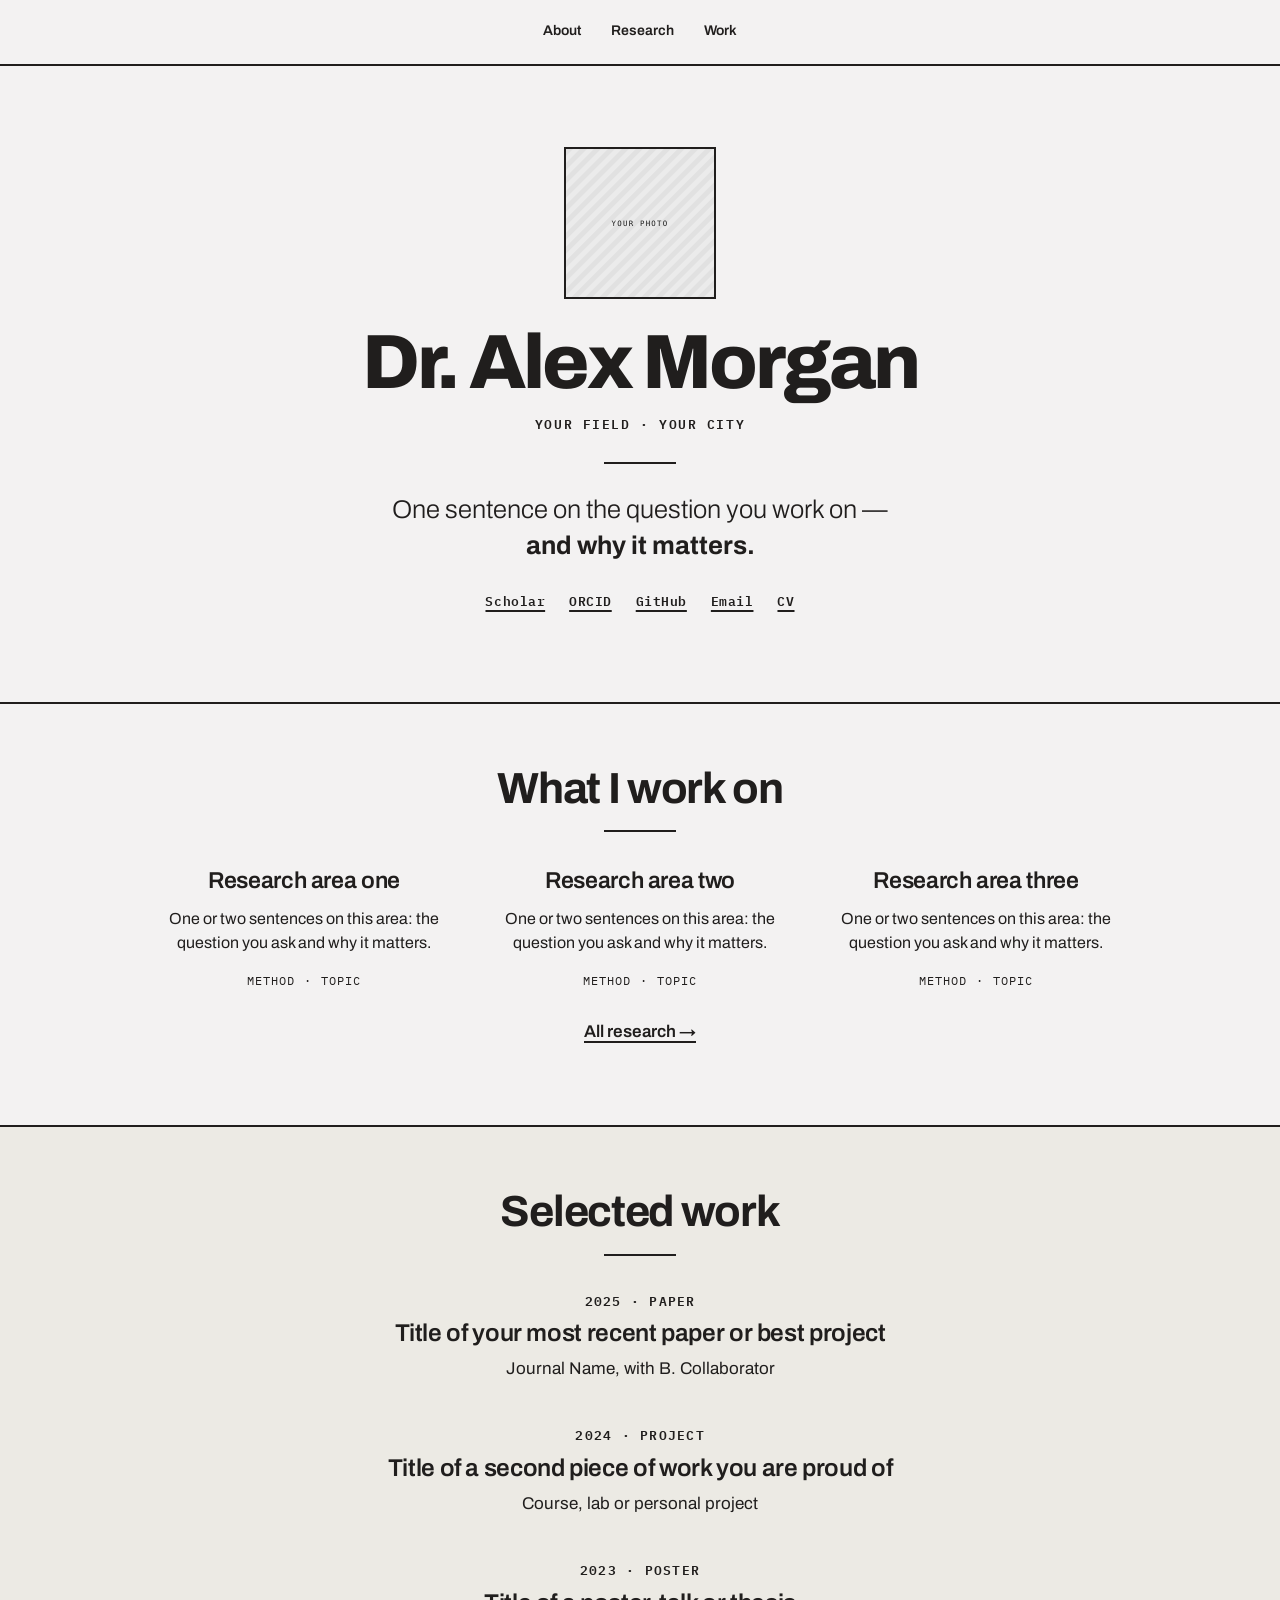
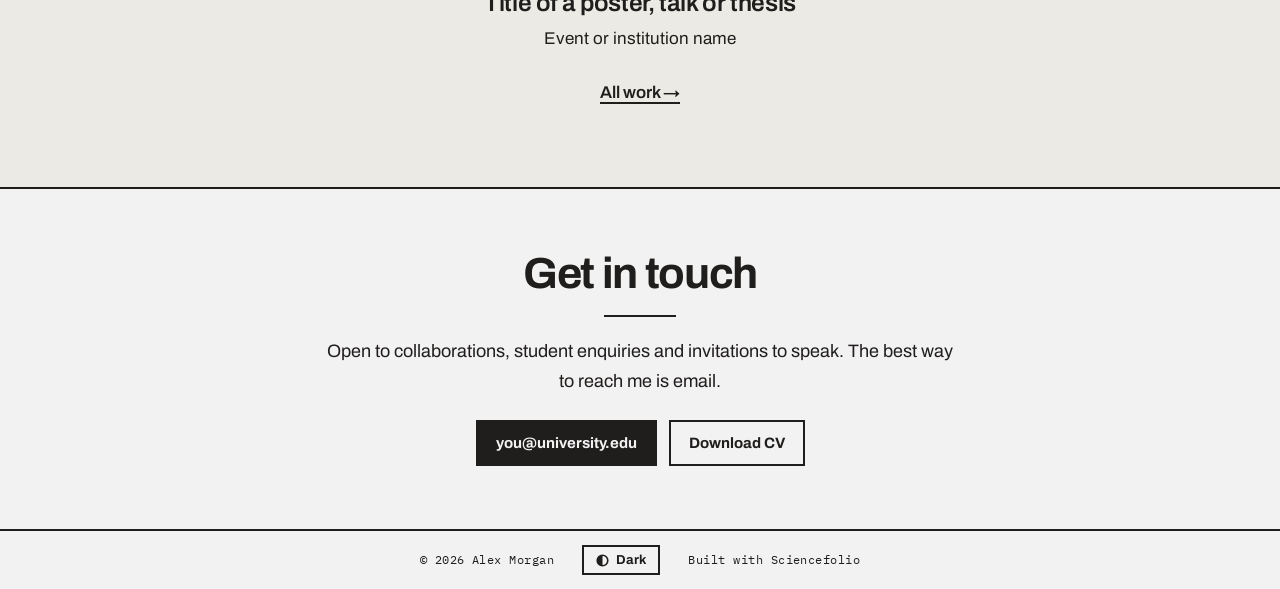
<file: index.html>
<!doctype html>
<!-- Type pack (grotesk or serif) is set once, in js/theme.js. -->
<html lang="en">
<head>
<meta charset="utf-8">
<meta name="viewport" content="width=device-width, initial-scale=1">
<title>Alex Morgan · Your field</title>
<meta name="description" content="Academic homepage of Alex Morgan — your field, your institution.">
<link rel="icon" href="images/favicon.svg" type="image/svg+xml">
<link rel="preconnect" href="https://fonts.googleapis.com">
<link rel="preconnect" href="https://fonts.gstatic.com" crossorigin>
<!-- Trim to the families your pack uses: grotesk = Archivo + IBM Plex Mono, serif = Fraunces + Archivo -->
<link rel="stylesheet" href="https://fonts.googleapis.com/css2?family=Archivo:wght@300;400;600;700;800&family=IBM+Plex+Mono:wght@400;600&family=Fraunces:ital,opsz,wght@0,9..144,300..700;1,9..144,300..700&display=swap">
<link rel="stylesheet" href="css/tokens.css">
<link rel="stylesheet" href="css/site.css">
<script src="js/theme.js"></script>
</head>
<body>

<nav class="nav" aria-label="Main">
  <a href="about.html">About</a>
  <a href="research.html">Research</a>
  <a href="work.html">Work</a>
</nav>

<main>
  <!-- ============ HERO — edit these six things ============ -->
  <header class="hero">
    <!-- 1. Photo: replace the file, or delete this <figure> for a type-only hero -->
    <figure class="portrait"><img src="images/portrait-placeholder.svg" alt="Portrait of Alex Morgan" width="300" height="300"></figure>
    <!-- 2. Name -->
    <h1>Dr. Alex Morgan</h1>
    <!-- 3. Field · place -->
    <p class="kicker">Your field · Your city</p>
    <hr class="short-rule">
    <!-- 4. One sentence. Wrap the part you want emphasised in <strong>. -->
    <p class="statement">One sentence on the question you work on — <strong>and why it matters.</strong></p>
    <!-- 5. Profile links -->
    <ul class="profile-links">
      <li><a href="https://scholar.google.com/">Scholar</a></li>
      <li><a href="https://orcid.org/">ORCID</a></li>
      <li><a href="https://github.com/">GitHub</a></li>
      <li><a href="mailto:you@university.edu">Email</a></li>
      <li><a href="files/cv.pdf">CV</a></li>
    </ul>
  </header>

  <!-- ============ WHAT I WORK ON ============ -->
  <section class="section" aria-labelledby="work-h">
    <div class="wrap">
      <div class="section-head">
        <h2 id="work-h">What I work on</h2>
        <hr class="short-rule">
      </div>
      <div class="cols3">
        <article class="col">
          <h3>Research area one</h3>
          <p>One or two sentences on this area: the question you ask and why it matters.</p>
          <div class="tags"><span class="tag">Method</span><span class="tag">Topic</span></div>
        </article>
        <article class="col">
          <h3>Research area two</h3>
          <p>One or two sentences on this area: the question you ask and why it matters.</p>
          <div class="tags"><span class="tag">Method</span><span class="tag">Topic</span></div>
        </article>
        <article class="col">
          <h3>Research area three</h3>
          <p>One or two sentences on this area: the question you ask and why it matters.</p>
          <div class="tags"><span class="tag">Method</span><span class="tag">Topic</span></div>
        </article>
      </div>
      <p class="more"><a href="research.html">All research →</a></p>
    </div>
  </section>

  <!-- ============ SELECTED WORK ============ -->
  <section class="section tint" aria-labelledby="sel-h">
    <div class="wrap">
      <div class="section-head">
        <h2 id="sel-h">Selected work</h2>
        <hr class="short-rule">
      </div>
      <div class="entries">
        <article class="entry">
          <p class="when">2025 · Paper</p>
          <h3><a href="work.html">Title of your most recent paper or best project</a></h3>
          <p>Journal Name, with B. Collaborator</p>
        </article>
        <article class="entry">
          <p class="when">2024 · Project</p>
          <h3><a href="work.html">Title of a second piece of work you are proud of</a></h3>
          <p>Course, lab or personal project</p>
        </article>
        <article class="entry">
          <p class="when">2023 · Poster</p>
          <h3><a href="work.html">Title of a poster, talk or thesis</a></h3>
          <p>Event or institution name</p>
        </article>
      </div>
      <p class="more"><a href="work.html">All work →</a></p>
    </div>
  </section>

  <!-- ============ CONTACT ============ -->
  <section class="section" id="contact" aria-labelledby="contact-h">
    <div class="wrap" style="text-align:center">
      <div class="section-head" style="margin-bottom:20px">
        <h2 id="contact-h">Get in touch</h2>
        <hr class="short-rule">
      </div>
      <p class="prose">Open to collaborations, student enquiries and invitations to speak. The best way to reach me is email.</p>
      <div class="btn-row">
        <a class="btn" href="mailto:you@university.edu">you@university.edu</a>
        <a class="btn btn-line" href="files/cv.pdf">Download CV</a>
      </div>
    </div>
  </section>
</main>

<footer class="foot">
  <a href="index.html">© 2026 Alex Morgan</a>
  <button type="button" class="toggle" data-theme-toggle aria-pressed="false"><svg viewBox="0 0 16 16" width="13" height="13" aria-hidden="true"><circle cx="8" cy="8" r="6.5" fill="none" stroke="currentColor" stroke-width="2"/><path d="M8 1.5a6.5 6.5 0 0 0 0 13z" fill="currentColor"/></svg><span data-theme-label>Dark</span></button>
  <a href="https://github.com/tuannguyen8390/sciencefolio" rel="noopener">Built with Sciencefolio</a>
</footer>

</body>
</html>
</file>
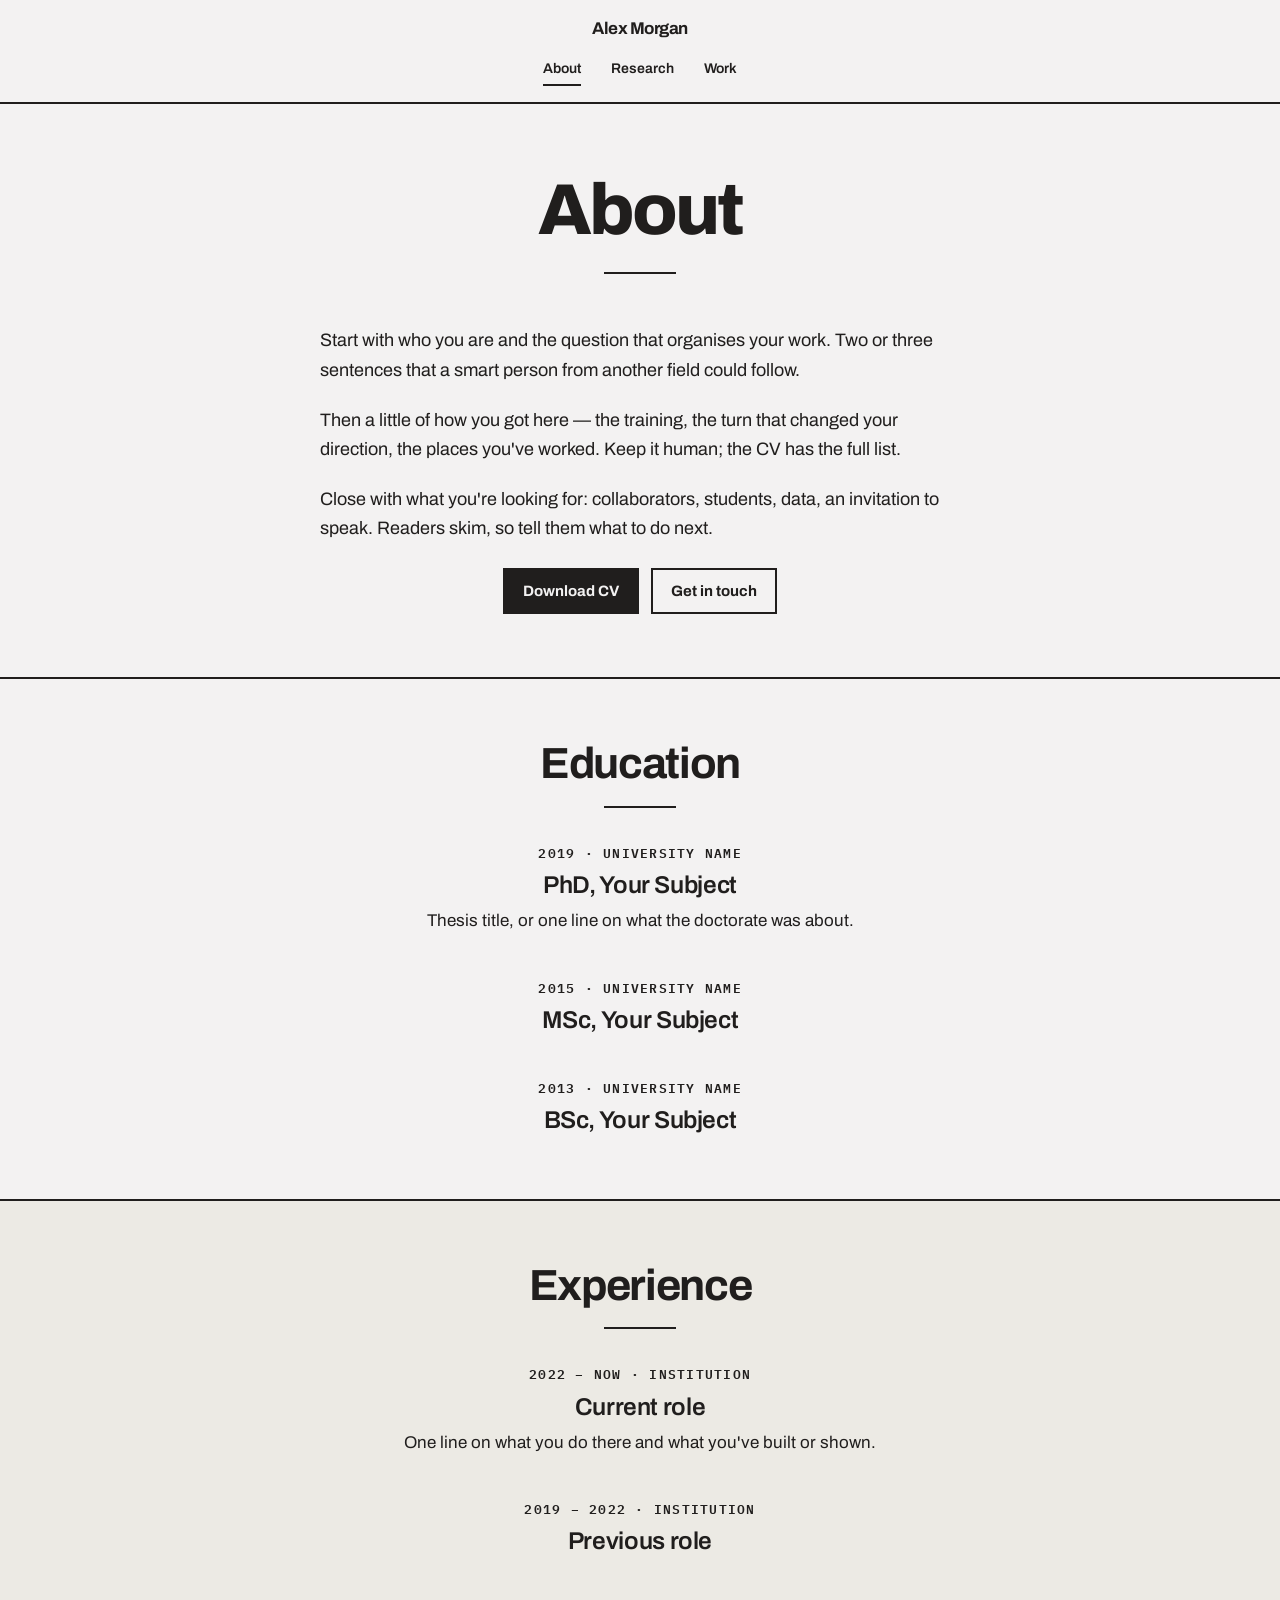
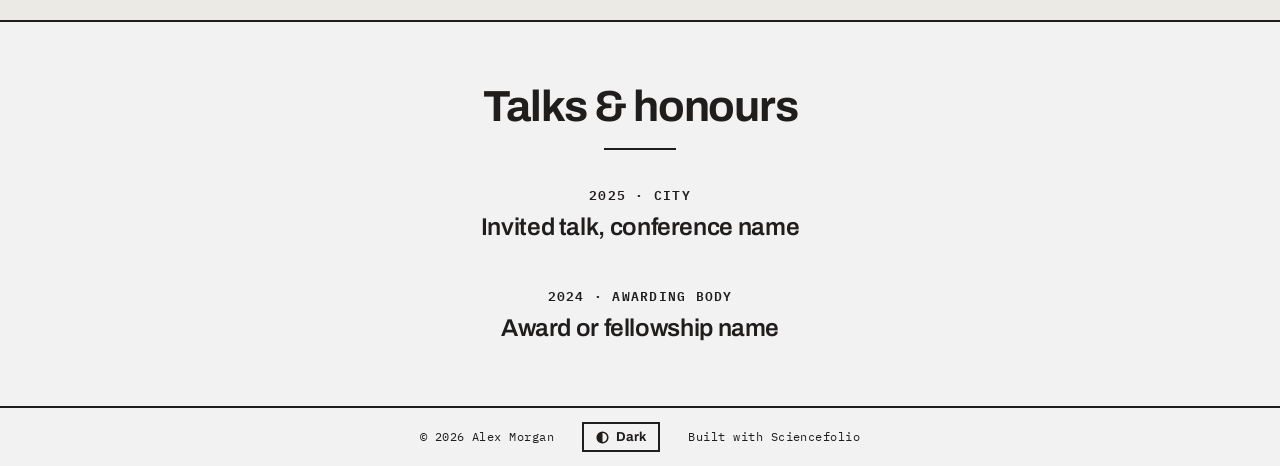
<file: about.html>
<!doctype html>
<html lang="en">
<head>
<meta charset="utf-8">
<meta name="viewport" content="width=device-width, initial-scale=1">
<title>About · Alex Morgan</title>
<meta name="description" content="Biography, education and experience of Alex Morgan.">
<link rel="icon" href="images/favicon.svg" type="image/svg+xml">
<link rel="preconnect" href="https://fonts.googleapis.com">
<link rel="preconnect" href="https://fonts.gstatic.com" crossorigin>
<link rel="stylesheet" href="https://fonts.googleapis.com/css2?family=Archivo:wght@300;400;600;700;800&family=IBM+Plex+Mono:wght@400;600&family=Fraunces:ital,opsz,wght@0,9..144,300..700;1,9..144,300..700&display=swap">
<link rel="stylesheet" href="css/tokens.css">
<link rel="stylesheet" href="css/site.css">
<script src="js/theme.js"></script>
</head>
<body>

<nav class="nav" aria-label="Main">
  <!-- EDIT: your name; links back to the home page -->
  <a class="nav-name" href="index.html">Alex Morgan</a>
  <a href="about.html" aria-current="page">About</a>
  <a href="research.html">Research</a>
  <a href="work.html">Work</a>
</nav>

<main>
  <header class="page-head">
    <h1>About</h1>
    <hr class="short-rule">
  </header>

  <section class="section flush-top">
    <div class="prose">
      <!-- EDIT: two or three paragraphs. Who you are, what you work on, what you want people to ask you about. -->
      <p>Start with who you are and the question that organises your work. Two or three sentences that a smart person from another field could follow.</p>
      <p>Then a little of how you got here — the training, the turn that changed your direction, the places you've worked. Keep it human; the CV has the full list.</p>
      <p>Close with what you're looking for: collaborators, students, data, an invitation to speak. Readers skim, so tell them what to do next.</p>
    </div>
    <div class="btn-row">
      <a class="btn" href="files/cv.pdf">Download CV</a>
      <a class="btn btn-line" href="index.html#contact">Get in touch</a>
    </div>
  </section>

  <!-- ============ EDUCATION ============ -->
  <section class="section" aria-labelledby="edu-h">
    <div class="wrap">
      <div class="section-head">
        <h2 id="edu-h">Education</h2>
        <hr class="short-rule">
      </div>
      <div class="entries">
        <article class="entry">
          <p class="when">2019 · University name</p>
          <h3>PhD, Your Subject</h3>
          <p>Thesis title, or one line on what the doctorate was about.</p>
        </article>
        <article class="entry">
          <p class="when">2015 · University name</p>
          <h3>MSc, Your Subject</h3>
        </article>
        <article class="entry">
          <p class="when">2013 · University name</p>
          <h3>BSc, Your Subject</h3>
        </article>
      </div>
    </div>
  </section>

  <!-- ============ EXPERIENCE ============ -->
  <section class="section tint" aria-labelledby="exp-h">
    <div class="wrap">
      <div class="section-head">
        <h2 id="exp-h">Experience</h2>
        <hr class="short-rule">
      </div>
      <div class="entries">
        <article class="entry">
          <p class="when">2022 – now · Institution</p>
          <h3>Current role</h3>
          <p>One line on what you do there and what you've built or shown.</p>
        </article>
        <article class="entry">
          <p class="when">2019 – 2022 · Institution</p>
          <h3>Previous role</h3>
        </article>
      </div>
    </div>
  </section>

  <!-- ============ TALKS & HONOURS ============ -->
  <section class="section" aria-labelledby="hon-h">
    <div class="wrap">
      <div class="section-head">
        <h2 id="hon-h">Talks &amp; honours</h2>
        <hr class="short-rule">
      </div>
      <div class="entries">
        <article class="entry">
          <p class="when">2025 · City</p>
          <h3>Invited talk, conference name</h3>
        </article>
        <article class="entry">
          <p class="when">2024 · Awarding body</p>
          <h3>Award or fellowship name</h3>
        </article>
      </div>
    </div>
  </section>
</main>

<footer class="foot">
  <a href="index.html">© 2026 Alex Morgan</a>
  <button type="button" class="toggle" data-theme-toggle aria-pressed="false"><svg viewBox="0 0 16 16" width="13" height="13" aria-hidden="true"><circle cx="8" cy="8" r="6.5" fill="none" stroke="currentColor" stroke-width="2"/><path d="M8 1.5a6.5 6.5 0 0 0 0 13z" fill="currentColor"/></svg><span data-theme-label>Dark</span></button>
  <a href="https://github.com/tuannguyen8390/sciencefolio" rel="noopener">Built with Sciencefolio</a>
</footer>

</body>
</html>
</file>
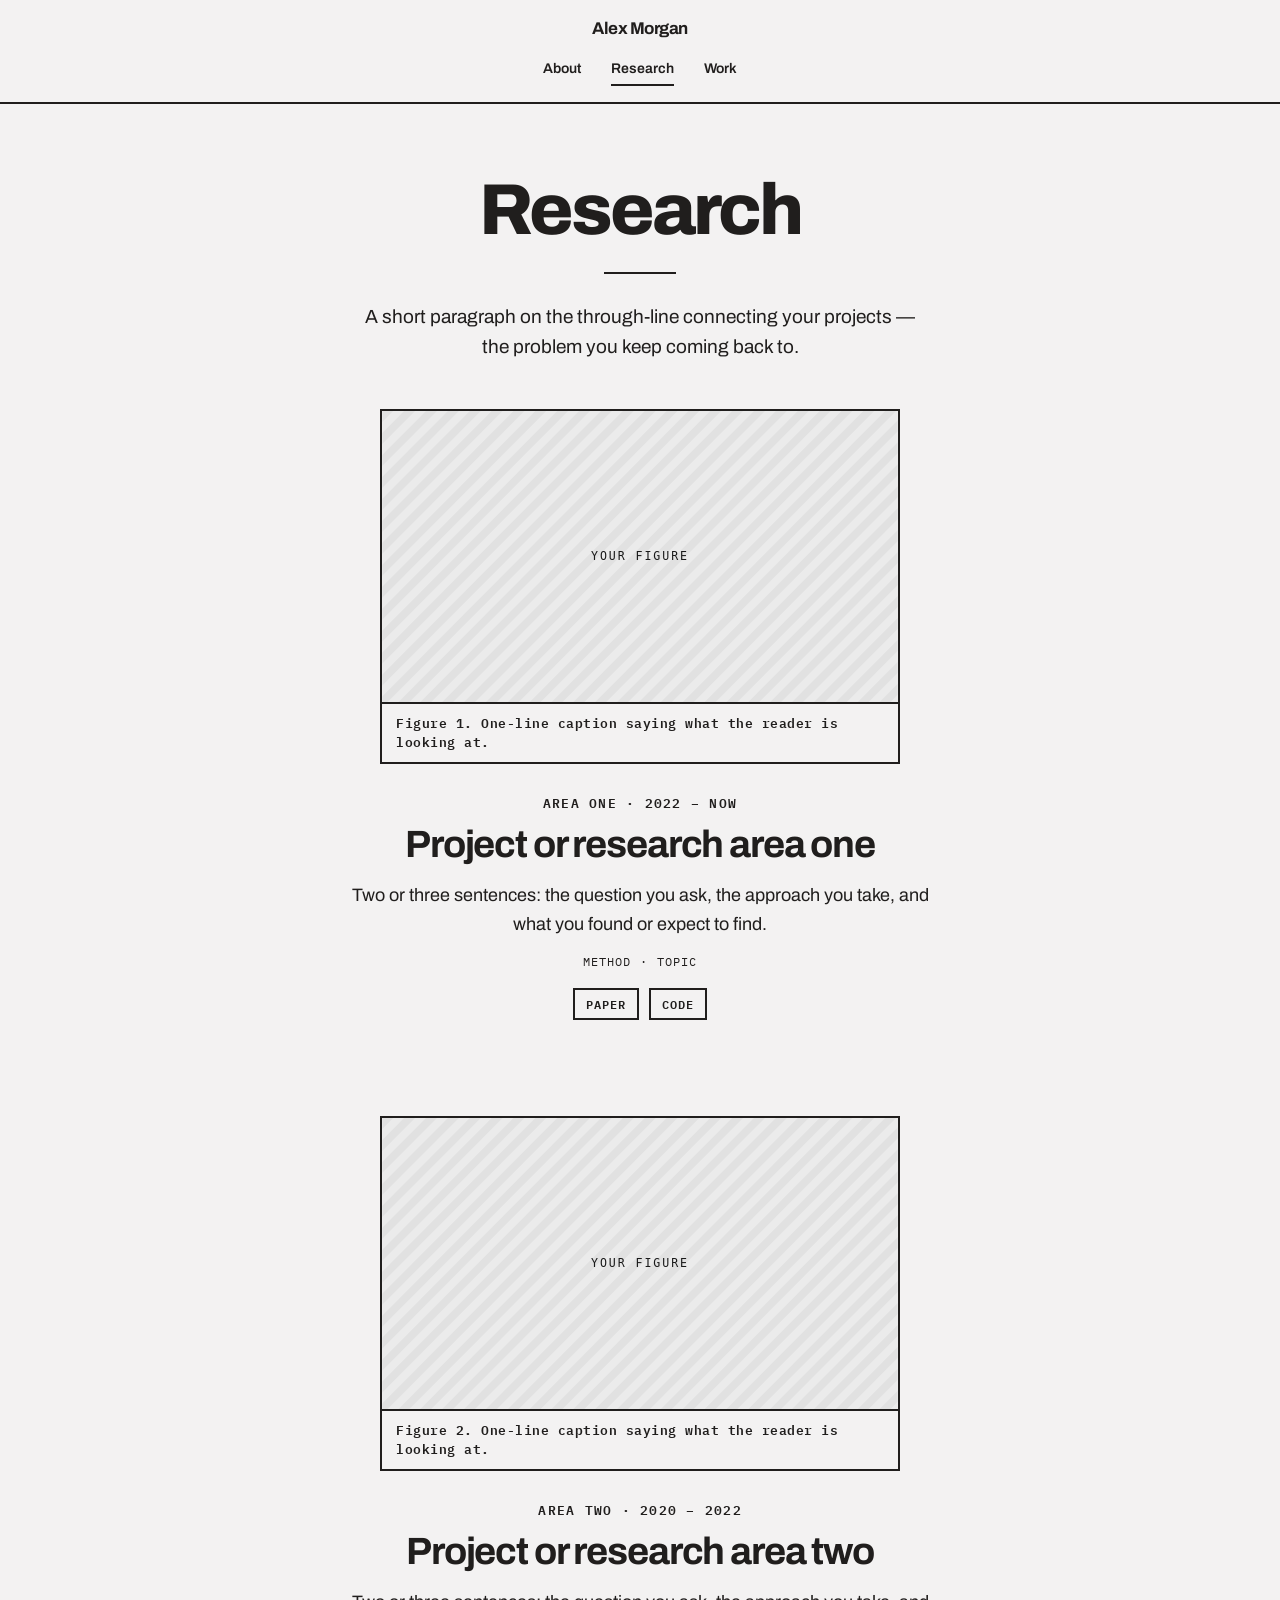
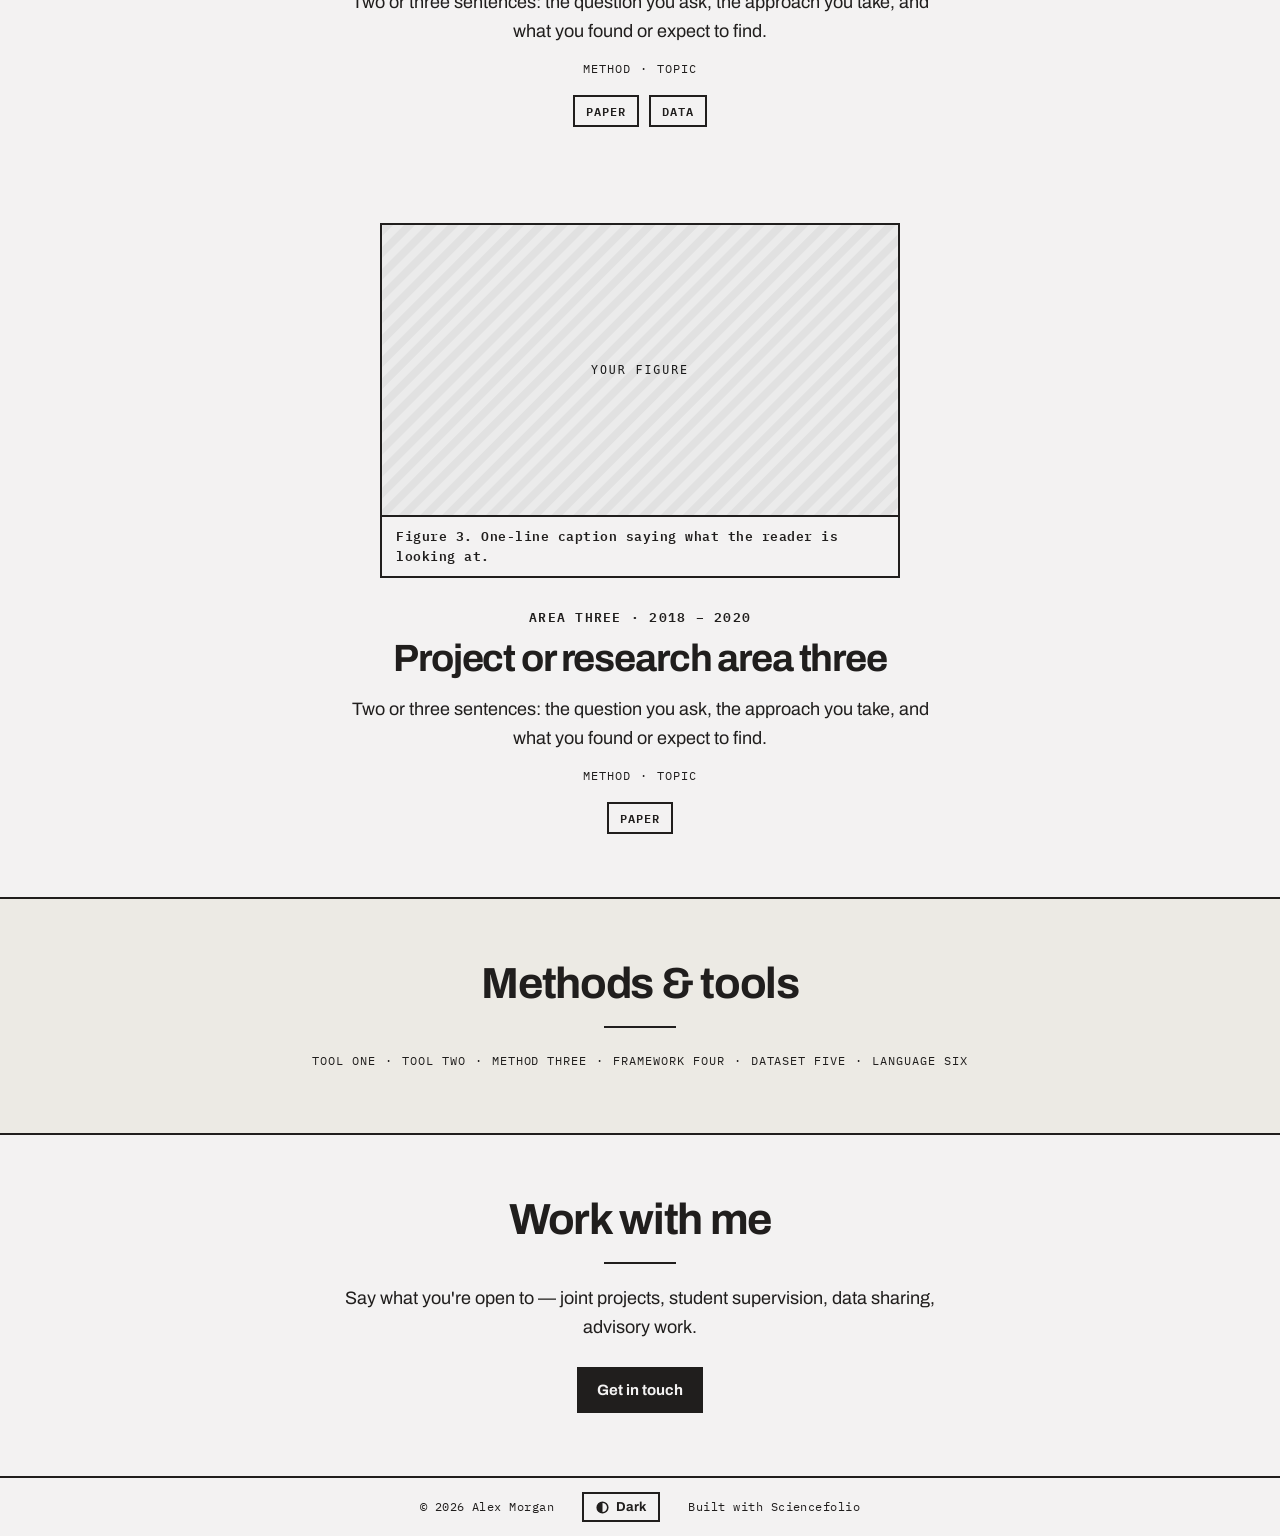
<file: research.html>
<!doctype html>
<html lang="en">
<head>
<meta charset="utf-8">
<meta name="viewport" content="width=device-width, initial-scale=1">
<title>Research · Alex Morgan</title>
<meta name="description" content="Research areas and projects of Alex Morgan.">
<link rel="icon" href="images/favicon.svg" type="image/svg+xml">
<link rel="preconnect" href="https://fonts.googleapis.com">
<link rel="preconnect" href="https://fonts.gstatic.com" crossorigin>
<link rel="stylesheet" href="https://fonts.googleapis.com/css2?family=Archivo:wght@300;400;600;700;800&family=IBM+Plex+Mono:wght@400;600&family=Fraunces:ital,opsz,wght@0,9..144,300..700;1,9..144,300..700&display=swap">
<link rel="stylesheet" href="css/tokens.css">
<link rel="stylesheet" href="css/site.css">
<script src="js/theme.js"></script>
</head>
<body>

<nav class="nav" aria-label="Main">
  <!-- EDIT: your name; links back to the home page -->
  <a class="nav-name" href="index.html">Alex Morgan</a>
  <a href="about.html">About</a>
  <a href="research.html" aria-current="page">Research</a>
  <a href="work.html">Work</a>
</nav>

<main>
  <header class="page-head">
    <h1>Research</h1>
    <hr class="short-rule">
    <p>A short paragraph on the through-line connecting your projects — the problem you keep coming back to.</p>
  </header>

  <!-- ============ PROJECTS ============ -->
  <section class="section flush-top" aria-label="Research areas">
    <div class="wrap">
      <!-- Each .chapter is one area or project. Copy a block to add one; any number works. -->
      <div class="chapters">
        <article class="chapter">
          <!-- Optional figure: a plot, photo, diagram or screenshot. Delete the <figure> block to go text-only. -->
          <figure class="figure">
            <img src="images/figure-placeholder.svg" alt="" width="800" height="450">
            <figcaption>Figure 1. One-line caption saying what the reader is looking at.</figcaption>
          </figure>
          <p class="when">Area one · 2022 – now</p>
          <h2>Project or research area one</h2>
          <p>Two or three sentences: the question you ask, the approach you take, and what you found or expect to find.</p>
          <div class="tags"><span class="tag">Method</span><span class="tag">Topic</span></div>
          <div class="links"><a href="work.html">Paper</a><a href="https://github.com/">Code</a></div>
        </article>

        <article class="chapter">
          <!-- Optional figure: a plot, photo, diagram or screenshot. Delete the <figure> block to go text-only. -->
          <figure class="figure">
            <img src="images/figure-placeholder.svg" alt="" width="800" height="450">
            <figcaption>Figure 2. One-line caption saying what the reader is looking at.</figcaption>
          </figure>
          <p class="when">Area two · 2020 – 2022</p>
          <h2>Project or research area two</h2>
          <p>Two or three sentences: the question you ask, the approach you take, and what you found or expect to find.</p>
          <div class="tags"><span class="tag">Method</span><span class="tag">Topic</span></div>
          <div class="links"><a href="work.html">Paper</a><a href="https://example.com/">Data</a></div>
        </article>

        <article class="chapter">
          <!-- Optional figure: a plot, photo, diagram or screenshot. Delete the <figure> block to go text-only. -->
          <figure class="figure">
            <img src="images/figure-placeholder.svg" alt="" width="800" height="450">
            <figcaption>Figure 3. One-line caption saying what the reader is looking at.</figcaption>
          </figure>
          <p class="when">Area three · 2018 – 2020</p>
          <h2>Project or research area three</h2>
          <p>Two or three sentences: the question you ask, the approach you take, and what you found or expect to find.</p>
          <div class="tags"><span class="tag">Method</span><span class="tag">Topic</span></div>
          <div class="links"><a href="work.html">Paper</a></div>
        </article>
      </div>
    </div>
  </section>

  <!-- ============ METHODS & TOOLS ============ -->
  <section class="section tint" aria-labelledby="tools-h">
    <div class="wrap" style="text-align:center">
      <div class="section-head" style="margin-bottom:24px">
        <h2 id="tools-h">Methods &amp; tools</h2>
        <hr class="short-rule">
      </div>
      <!-- Instruments, languages, datasets, theoretical frameworks — whatever your field counts as a toolkit -->
      <div class="tags" style="justify-content:center">
        <span class="tag">Tool one</span><span class="tag">Tool two</span><span class="tag">Method three</span>
        <span class="tag">Framework four</span><span class="tag">Dataset five</span><span class="tag">Language six</span>
      </div>
    </div>
  </section>

  <!-- ============ COLLABORATION ============ -->
  <section class="section" aria-labelledby="collab-h">
    <div class="wrap" style="text-align:center">
      <div class="section-head" style="margin-bottom:20px">
        <h2 id="collab-h">Work with me</h2>
        <hr class="short-rule">
      </div>
      <p class="prose">Say what you're open to — joint projects, student supervision, data sharing, advisory work.</p>
      <div class="btn-row">
        <a class="btn" href="mailto:you@university.edu">Get in touch</a>
      </div>
    </div>
  </section>
</main>

<footer class="foot">
  <a href="index.html">© 2026 Alex Morgan</a>
  <button type="button" class="toggle" data-theme-toggle aria-pressed="false"><svg viewBox="0 0 16 16" width="13" height="13" aria-hidden="true"><circle cx="8" cy="8" r="6.5" fill="none" stroke="currentColor" stroke-width="2"/><path d="M8 1.5a6.5 6.5 0 0 0 0 13z" fill="currentColor"/></svg><span data-theme-label>Dark</span></button>
  <a href="https://github.com/tuannguyen8390/sciencefolio" rel="noopener">Built with Sciencefolio</a>
</footer>

</body>
</html>
</file>
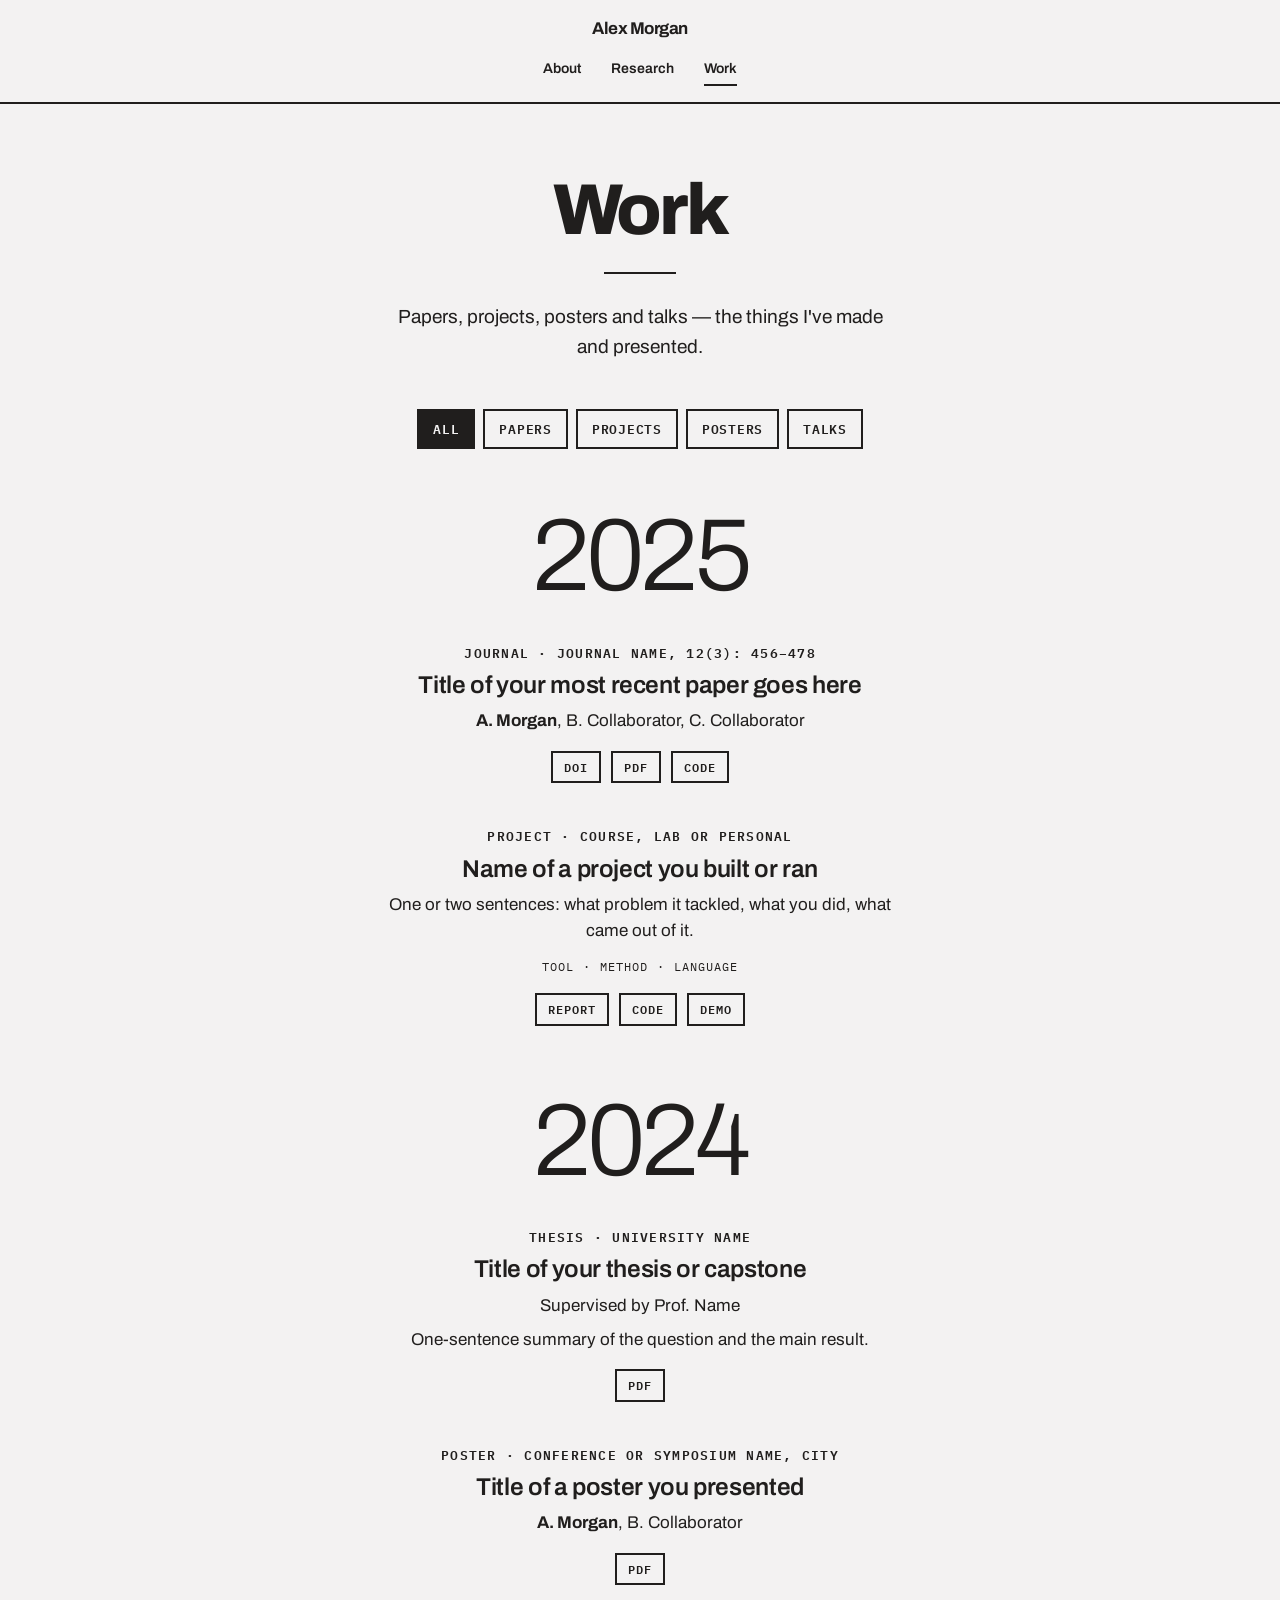
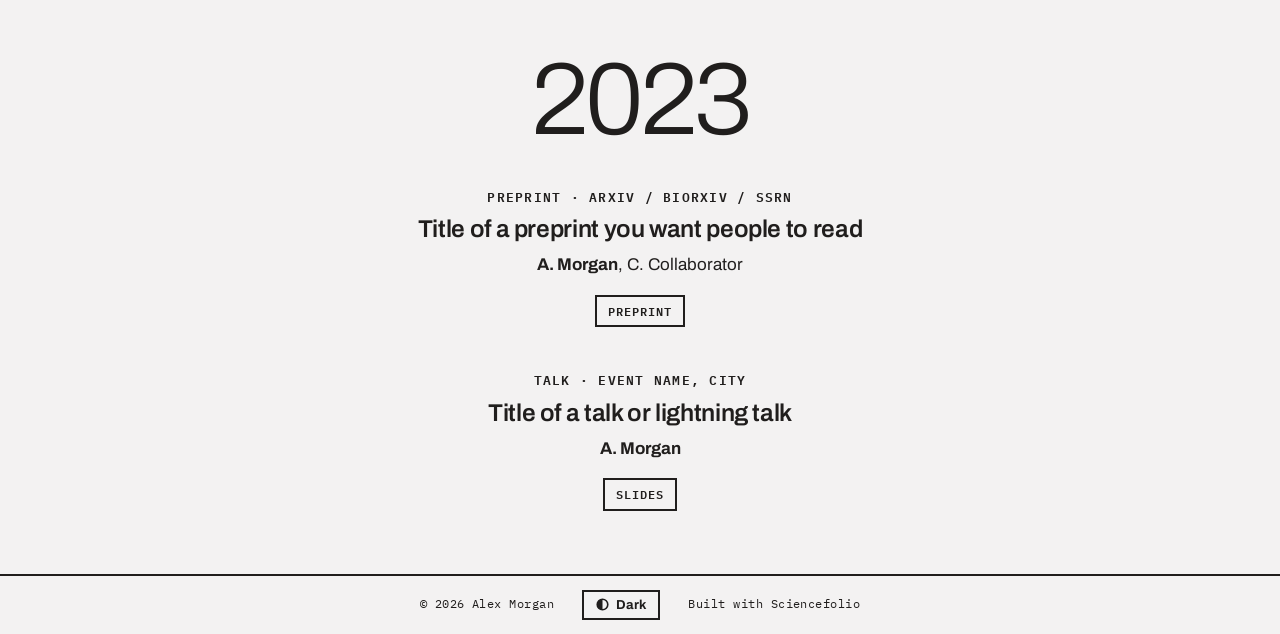
<file: work.html>
<!doctype html>
<html lang="en">
<head>
<meta charset="utf-8">
<meta name="viewport" content="width=device-width, initial-scale=1">
<!-- LABEL: "Work" is the neutral default. Researchers: rename to "Publications". Students: "Projects".
     Change it in the nav link on all four pages, the <h1> below, and this <title>. -->
<title>Work · Alex Morgan</title>
<meta name="description" content="Papers, projects, posters and talks by Alex Morgan.">
<link rel="icon" href="images/favicon.svg" type="image/svg+xml">
<link rel="preconnect" href="https://fonts.googleapis.com">
<link rel="preconnect" href="https://fonts.gstatic.com" crossorigin>
<link rel="stylesheet" href="https://fonts.googleapis.com/css2?family=Archivo:wght@300;400;600;700;800&family=IBM+Plex+Mono:wght@400;600&family=Fraunces:ital,opsz,wght@0,9..144,300..700;1,9..144,300..700&display=swap">
<link rel="stylesheet" href="css/tokens.css">
<link rel="stylesheet" href="css/site.css">
<script src="js/theme.js"></script>
<script src="js/filter.js" defer></script>
</head>
<body>

<nav class="nav" aria-label="Main">
  <!-- EDIT: your name; links back to the home page -->
  <a class="nav-name" href="index.html">Alex Morgan</a>
  <a href="about.html">About</a>
  <a href="research.html">Research</a>
  <a href="work.html" aria-current="page">Work</a>
</nav>

<main>
  <header class="page-head">
    <h1>Work</h1>
    <hr class="short-rule">
    <!-- EDIT: one line on how to read this page. Students: say what these projects were for (course, lab, thesis, side project). -->
    <p>Papers, projects, posters and talks — the things I've made and presented.</p>
  </header>

  <section class="section flush-top" aria-label="Work list">
    <div class="wrap">

      <!-- Filters: each button's data-filter matches an entry's data-type. Delete buttons you don't need (e.g. Papers, if you have none yet). -->
      <div class="filters" role="group" aria-label="Filter by type">
        <button type="button" class="filter" data-filter="all" aria-pressed="true">All</button>
        <button type="button" class="filter" data-filter="paper" aria-pressed="false">Papers</button>
        <button type="button" class="filter" data-filter="project" aria-pressed="false">Projects</button>
        <button type="button" class="filter" data-filter="poster" aria-pressed="false">Posters</button>
        <button type="button" class="filter" data-filter="talk" aria-pressed="false">Talks</button>
      </div>

      <!-- One .year-group per year; one .entry per item. Only the title is required: drop the authors line,
           the description, the tags or any link you don't have. The first line ("Journal · Name") is the type and venue.
           Papers/preprints use data-type="paper"; theses and course/lab/personal work use "project". -->
      <section class="year-group" aria-labelledby="y2025">
        <h2 class="year" id="y2025">2025</h2>
        <article class="entry" data-type="paper">
          <p class="when">Journal · Journal Name, 12(3): 456–478</p>
          <h3><a href="https://doi.org/">Title of your most recent paper goes here</a></h3>
          <p class="authors"><strong>A. Morgan</strong>, B. Collaborator, C. Collaborator</p>
          <div class="links"><a href="https://doi.org/">DOI</a><a href="files/placeholder.pdf">PDF</a><a href="https://github.com/">Code</a></div>
        </article>
        <article class="entry" data-type="project">
          <p class="when">Project · Course, lab or personal</p>
          <h3><a href="https://github.com/">Name of a project you built or ran</a></h3>
          <p>One or two sentences: what problem it tackled, what you did, what came out of it.</p>
          <div class="tags"><span class="tag">Tool</span><span class="tag">Method</span><span class="tag">Language</span></div>
          <div class="links"><a href="files/placeholder.pdf">Report</a><a href="https://github.com/">Code</a><a href="https://example.com/">Demo</a></div>
        </article>
      </section>

      <section class="year-group" aria-labelledby="y2024">
        <h2 class="year" id="y2024">2024</h2>
        <article class="entry" data-type="project">
          <p class="when">Thesis · University name</p>
          <h3><a href="files/placeholder.pdf">Title of your thesis or capstone</a></h3>
          <p class="authors">Supervised by Prof. Name</p>
          <p>One-sentence summary of the question and the main result.</p>
          <div class="links"><a href="files/placeholder.pdf">PDF</a></div>
        </article>
        <article class="entry" data-type="poster">
          <p class="when">Poster · Conference or symposium name, City</p>
          <h3>Title of a poster you presented</h3>
          <p class="authors"><strong>A. Morgan</strong>, B. Collaborator</p>
          <div class="links"><a href="files/placeholder.pdf">PDF</a></div>
        </article>
      </section>

      <section class="year-group" aria-labelledby="y2023">
        <h2 class="year" id="y2023">2023</h2>
        <article class="entry" data-type="paper">
          <p class="when">Preprint · arXiv / bioRxiv / SSRN</p>
          <h3><a href="https://arxiv.org/">Title of a preprint you want people to read</a></h3>
          <p class="authors"><strong>A. Morgan</strong>, C. Collaborator</p>
          <div class="links"><a href="https://arxiv.org/">Preprint</a></div>
        </article>
        <article class="entry" data-type="talk">
          <p class="when">Talk · Event name, City</p>
          <h3>Title of a talk or lightning talk</h3>
          <p class="authors"><strong>A. Morgan</strong></p>
          <div class="links"><a href="files/placeholder.pdf">Slides</a></div>
        </article>
      </section>

    </div>
  </section>
</main>

<footer class="foot">
  <a href="index.html">© 2026 Alex Morgan</a>
  <button type="button" class="toggle" data-theme-toggle aria-pressed="false"><svg viewBox="0 0 16 16" width="13" height="13" aria-hidden="true"><circle cx="8" cy="8" r="6.5" fill="none" stroke="currentColor" stroke-width="2"/><path d="M8 1.5a6.5 6.5 0 0 0 0 13z" fill="currentColor"/></svg><span data-theme-label>Dark</span></button>
  <a href="https://github.com/tuannguyen8390/sciencefolio" rel="noopener">Built with Sciencefolio</a>
</footer>

</body>
</html>
</file>
<file: css/tokens.css>
/* ==========================================================================
   SCIENCEFOLIO — tokens.css
   The only file most people need to edit. Three decisions:
   1) TYPE PACK   → set PACK in js/theme.js ('grotesk' default, or 'serif')
   2) ACCENT      → uncomment one line below (or write your own hex)
   3) COLORS      → paper / ink, if you want a different neutral
   ========================================================================== */

:root {
  /* ---- neutrals ------------------------------------------------------- */
  --paper: #f3f2f2;
  --ink: #201e1d;
  --surface: #eceae4;

  /* ---- 2) ACCENT ------------------------------------------------------
     Ships as plain ink: no color, no shared brand. Pick one (light + dark
     values; the dark one needs to be lighter so it stays readable).        */
  --accent-light: #201e1d;
  --accent-dark: #f3f2f2;
  /* --accent-light: #2545d3;  --accent-dark: #8aa2ff;   cobalt  */
  /* --accent-light: #1e6f50;  --accent-dark: #6fd1a8;   forest  */
  /* --accent-light: #b4552d;  --accent-dark: #f0a07c;   rust    */
  /* --accent-light: #6d28d9;  --accent-dark: #b99bff;   violet  */
  --accent: var(--accent-light);

  /* ---- 1) TYPE PACK 01 · GROTESK (default, STEM) ---------------------- */
  --font-display: 'Archivo', system-ui, sans-serif;
  --font-body: 'Archivo', system-ui, sans-serif;
  --font-label: 'IBM Plex Mono', ui-monospace, monospace;
  --font-statement: var(--font-body);
  --display-weight: 800;      /* name and page titles */
  --display-tracking: -0.04em;
  --display-leading: 0.95;
  --head-weight: 700;         /* section headings */
  --head-tracking: -0.03em;
  --title-weight: 600;        /* entry, column and chapter titles */
  --title-tracking: -0.015em;
  --emph-weight: 700;
  --emph-style: normal;
  --label-transform: none;
  --label-tracking: 0.04em;

  /* ---- layout --------------------------------------------------------- */
  --rule: 2px solid var(--ink);
  --edge: clamp(20px, 5vw, 56px);
  --wide: 960px;
  --measure: 64ch;
}

/* ---- 1) TYPE PACK 02 · SERIF (social science & humanities) -------------
   Activate by setting PACK = 'serif' in js/theme.js                       */
html[data-pack="serif"] {
  --font-display: 'Fraunces', Georgia, serif;
  --font-statement: 'Fraunces', Georgia, serif;
  --font-label: 'Archivo', system-ui, sans-serif;
  --display-weight: 600;
  --display-tracking: -0.015em;
  --display-leading: 1;
  --head-weight: 600;
  --head-tracking: -0.015em;
  --title-weight: 500;
  --title-tracking: -0.005em;
  --emph-weight: 600;
  --emph-style: italic;
  --label-transform: uppercase;
  --label-tracking: 0.1em;
}

/* ---- dark mode (toggle in the footer) ---------------------------------- */
html[data-theme="dark"] {
  --paper: #141312;
  --ink: #f3f2f2;
  --surface: #1d1b19;
  --accent: var(--accent-dark);
}
</file>
<file: css/site.css>
/* ==========================================================================
   SCIENCEFOLIO — site.css
   Structure and components. Everything reads from tokens.css — you should
   rarely need to touch this file.
   ========================================================================== */

*, *::before, *::after { box-sizing: border-box; }
html { -webkit-text-size-adjust: 100%; }
body {
  margin: 0;
  min-height: 100vh;
  display: flex;
  flex-direction: column;
  background: var(--paper);
  color: var(--ink);
  font-family: var(--font-body);
  font-size: 17px;
  line-height: 1.55;
  text-wrap: pretty;
}
main { flex: 1; }
a { color: var(--ink); text-underline-offset: 4px; text-decoration-thickness: 2px; }
a:hover { color: var(--accent); }
:focus-visible { outline: 2px solid var(--accent); outline-offset: 3px; }
::selection { background: var(--ink); color: var(--paper); }
img { max-width: 100%; display: block; }

/* ---- nav ---------------------------------------------------------------- */
.nav {
  border-bottom: var(--rule);
  display: flex;
  justify-content: center;
  flex-wrap: wrap;
  gap: 12px 30px;
  padding: 16px var(--edge);
  font-size: 14px;
  font-weight: 600;
}
.nav a { text-decoration: none; padding: 4px 0; border-bottom: 2px solid transparent; }
.nav a:hover, .nav a[aria-current="page"] { border-bottom-color: var(--accent); }
.nav a.nav-name {
  flex-basis: 100%;
  text-align: center;
  border-bottom: 0;
  padding: 0;
  font-family: var(--font-display);
  font-weight: var(--head-weight);
  font-size: 17px;
  letter-spacing: var(--head-tracking);
}
.nav a.nav-name:hover { color: var(--accent); }

/* ---- hero --------------------------------------------------------------- */
.hero {
  display: flex;
  flex-direction: column;
  align-items: center;
  text-align: center;
  padding: clamp(48px, 9vh, 96px) var(--edge) clamp(56px, 10vh, 104px);
}
.portrait { width: 152px; height: 152px; margin: 0; border: var(--rule); }
.portrait img { width: 100%; height: 100%; object-fit: cover; filter: grayscale(1) contrast(1.05); }
.hero h1 {
  font-family: var(--font-display);
  font-weight: var(--display-weight);
  font-size: clamp(40px, 6vw, 84px);
  line-height: var(--display-leading);
  letter-spacing: var(--display-tracking);
  margin: 28px 0 0;
}
.kicker {
  font-family: var(--font-label);
  font-size: 13px;
  font-weight: 600;
  letter-spacing: 0.12em;
  text-transform: uppercase;
  margin: 14px 0 0;
}
.short-rule { width: 72px; border: 0; border-top: 2px solid var(--accent); margin: 28px auto; }
.statement {
  font-family: var(--font-statement);
  font-weight: 300;
  font-size: clamp(19px, 2vw, 26px);
  line-height: 1.4;
  max-width: 36ch;
  margin: 0;
}
.statement strong { font-weight: var(--emph-weight); font-style: var(--emph-style); color: var(--accent); }
.profile-links {
  display: flex;
  flex-wrap: wrap;
  justify-content: center;
  gap: 8px 24px;
  margin: 28px 0 0;
  padding: 0;
  list-style: none;
  font-family: var(--font-label);
  font-size: 13px;
  font-weight: 600;
  letter-spacing: var(--label-tracking);
  text-transform: var(--label-transform);
}

/* ---- page head (inner pages) -------------------------------------------- */
.page-head { text-align: center; padding: clamp(48px, 8vh, 88px) var(--edge) 12px; }
.page-head h1 {
  font-family: var(--font-display);
  font-weight: var(--display-weight);
  font-size: clamp(40px, 6vw, 72px);
  line-height: var(--display-leading);
  letter-spacing: var(--display-tracking);
  margin: 0;
}
.page-head > .short-rule:last-child { margin-bottom: 4px; }
.page-head p { max-width: 52ch; margin: 18px auto 0; font-size: 19px; }

/* ---- sections ----------------------------------------------------------- */
.section { padding: clamp(44px, 7vh, 80px) var(--edge); border-top: var(--rule); }
.section.flush-top { border-top: 0; padding-top: clamp(28px, 4vh, 44px); }
.section.tint { background: var(--surface); }
.wrap { max-width: var(--wide); margin: 0 auto; }
.section-head { text-align: center; margin-bottom: 36px; }
.section-head h2 {
  font-family: var(--font-display);
  font-weight: var(--head-weight);
  font-size: clamp(28px, 3.4vw, 44px);
  line-height: 1;
  letter-spacing: var(--head-tracking);
  margin: 0;
}
.section-head .short-rule { margin: 20px auto 0; }
.more { text-align: center; margin-top: 28px; font-weight: 600; }
.prose { max-width: var(--measure); margin: 0 auto; font-size: 18px; line-height: 1.65; }
.prose p { margin: 0 0 1.1em; }

/* ---- centered columns (home: what I work on) -------------------------- */
.cols3 {
  display: grid;
  grid-template-columns: repeat(3, minmax(0, 1fr));
  gap: 44px 48px;
  text-align: center;
}
.col { display: flex; flex-direction: column; align-items: center; }
.col h3 {
  font-family: var(--font-display);
  font-weight: var(--title-weight);
  font-size: clamp(19px, 1.8vw, 23px);
  line-height: 1.15;
  letter-spacing: var(--title-tracking);
  margin: 0;
}
.col p { margin: 12px 0 0; max-width: 32ch; font-size: 16px; }
.col .tags { justify-content: center; margin-top: 16px; }

/* ---- centered entries (selected work, education, experience) ----------- */
.entries { max-width: var(--measure); margin: 0 auto; }
.entry { max-width: var(--measure); margin-left: auto; margin-right: auto; text-align: center; }
.entry:not([hidden]) ~ .entry:not([hidden]) { margin-top: 44px; }
.entry .when {
  font-family: var(--font-label);
  font-size: 12.5px;
  font-weight: 600;
  letter-spacing: 0.1em;
  text-transform: uppercase;
  margin: 0 0 8px;
}
.entry h3 {
  font-family: var(--font-display);
  font-weight: var(--title-weight);
  font-size: clamp(20px, 1.9vw, 25px);
  line-height: 1.2;
  letter-spacing: var(--title-tracking);
  margin: 0;
}
.entry h3 a { text-decoration: none; }
.entry h3 a:hover { text-decoration: underline; text-decoration-thickness: 2px; text-underline-offset: 5px; }
.entry p:not(.when) { margin: 8px auto 0; max-width: 52ch; }

/* ---- tags --------------------------------------------------------------- */
/* Plain labels separated by dots. Boxes are reserved for things you can click. */
.tags { display: flex; flex-wrap: wrap; gap: 4px 0; }
.tag {
  font-family: var(--font-label);
  font-size: 12px;
  font-weight: 400;
  letter-spacing: 0.08em;
  text-transform: uppercase;
}
.tag + .tag::before { content: "·"; margin: 0 9px; }

/* ---- research chapters -------------------------------------------------- */
.chapters { max-width: 720px; margin: 0 auto; }
.chapter { text-align: center; }
.chapter + .chapter { margin-top: 96px; }
.figure { max-width: 520px; margin: 0 auto 30px; border: var(--rule); }
.figure img { width: 100%; height: auto; aspect-ratio: 16 / 9; object-fit: cover; filter: grayscale(1) contrast(1.05); }
.figure figcaption {
  border-top: var(--rule);
  padding: 10px 14px;
  font-family: var(--font-label);
  font-size: 12.5px;
  font-weight: 600;
  letter-spacing: var(--label-tracking);
  text-transform: var(--label-transform);
  text-align: left;
}
.chapter .when {
  font-family: var(--font-label);
  font-size: 12.5px;
  font-weight: 600;
  letter-spacing: 0.1em;
  text-transform: uppercase;
  margin: 0 0 10px;
}
.chapter h2 {
  font-family: var(--font-display);
  font-weight: var(--head-weight);
  font-size: clamp(26px, 3vw, 38px);
  line-height: 1.1;
  letter-spacing: var(--head-tracking);
  margin: 0;
}
.chapter p:not(.when) { max-width: 58ch; margin: 16px auto 0; font-size: 18px; line-height: 1.6; }
.chapter .tags { margin-top: 18px; }

/* ---- buttons ------------------------------------------------------------ */
.btn {
  display: inline-block;
  font-family: var(--font-body);
  font-weight: 700;
  font-size: 15px;
  line-height: 1.2;
  padding: 12px 18px;
  border: 2px solid var(--ink);
  background: var(--ink);
  color: var(--paper);
  text-decoration: none;
  cursor: pointer;
}
.btn:hover { background: var(--accent); border-color: var(--accent); color: var(--paper); }
.btn-line { background: transparent; color: var(--ink); }
.btn-line:hover { background: var(--ink); border-color: var(--ink); color: var(--paper); }
.btn-row { display: flex; flex-wrap: wrap; justify-content: center; gap: 12px; margin-top: 24px; }

/* ---- work page ---------------------------------------------------------- */
.filters { display: flex; flex-wrap: wrap; justify-content: center; gap: 8px; margin-bottom: 56px; }
.filter {
  font-family: var(--font-label);
  font-size: 12.5px;
  font-weight: 600;
  letter-spacing: 0.06em;
  text-transform: uppercase;
  background: transparent;
  color: var(--ink);
  border: 2px solid var(--ink);
  padding: 7px 14px;
  cursor: pointer;
}
.filter:hover { border-color: var(--accent); color: var(--accent); }
.filter[aria-pressed="true"] { background: var(--ink); color: var(--paper); }
.year-group { margin-bottom: 64px; }
.year-group:last-child { margin-bottom: 0; }
.year {
  font-family: var(--font-display);
  font-weight: 300;
  font-size: clamp(52px, 8vw, 104px);
  line-height: 1;
  letter-spacing: var(--display-tracking);
  text-align: center;
  margin: 0 0 36px;
}
.entry .authors strong { font-weight: 700; }
.entry .tags, .chapter .tags { justify-content: center; margin-top: 14px; }
.links { display: flex; flex-wrap: wrap; justify-content: center; gap: 10px; margin-top: 16px; }
.links a {
  font-family: var(--font-label);
  font-size: 12px;
  font-weight: 600;
  letter-spacing: 0.08em;
  text-transform: uppercase;
  text-decoration: none;
  border: 2px solid var(--ink);
  padding: 5px 11px;
}
.links a:hover { background: var(--ink); color: var(--paper); }

/* ---- footer ------------------------------------------------------------- */
.foot {
  border-top: var(--rule);
  display: flex;
  justify-content: center;
  align-items: center;
  flex-wrap: wrap;
  gap: 12px 28px;
  padding: 14px var(--edge);
  font-family: var(--font-label);
  font-size: 12px;
  letter-spacing: var(--label-tracking);
  text-transform: var(--label-transform);
}
.foot a { text-decoration: none; }
.foot a:hover { text-decoration: underline; }
.toggle {
  font-family: var(--font-body);
  font-size: 13px;
  font-weight: 700;
  letter-spacing: 0;
  text-transform: none;
  background: transparent;
  color: var(--ink);
  border: 2px solid var(--ink);
  padding: 6px 12px;
  cursor: pointer;
  display: inline-flex;
  align-items: center;
  gap: 7px;
}
.toggle:hover { border-color: var(--accent); color: var(--accent); }

/* ---- small screens ------------------------------------------------------ */
@media (max-width: 720px) {
  .cols3 { grid-template-columns: 1fr; }
  body { font-size: 16px; }
}
</file>
